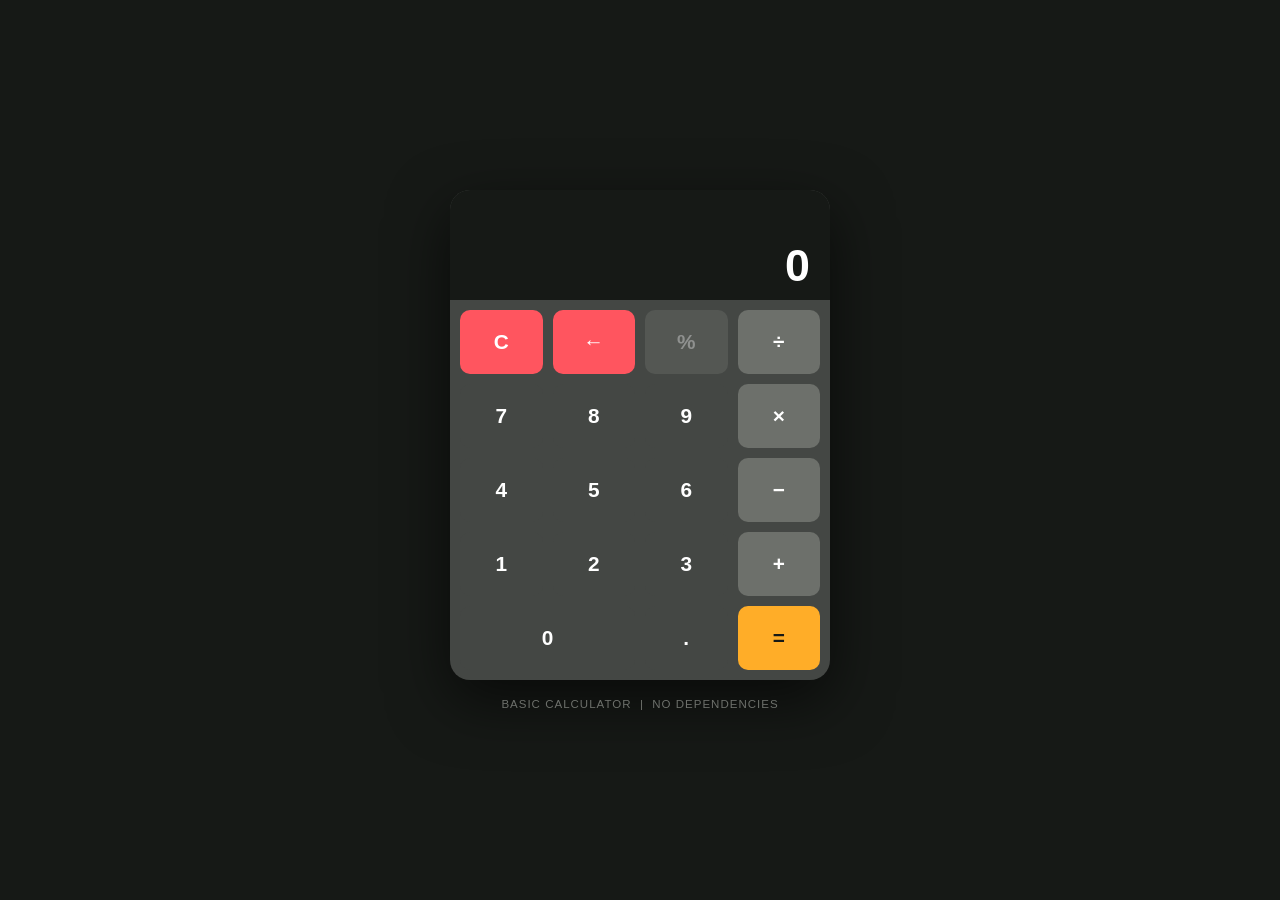
<file: index.html>
<!DOCTYPE html>
<html lang="en">
<head>
  <meta charset="UTF-8" />
  <meta name="viewport" content="width=device-width, initial-scale=1.0" />
  <!--
    Fix #1 (A05 – CSP): tightened default-src from 'self' to 'none';
    added base-uri 'none' and form-action 'none' to block base-tag
    injection and form hijacking. unsafe-inline retained for single-file
    architecture; see issue #7 for the file-split approach that eliminates it.
  -->
  <meta http-equiv="Content-Security-Policy"
        content="default-src 'none'; style-src 'unsafe-inline'; script-src 'unsafe-inline'; base-uri 'none'; form-action 'none';" />
  <title>Basic Calculator</title>

  <style>
    /* Fix #6 (A04): all hex colours standardised to 6-digit lowercase */
    *, *::before, *::after { box-sizing: border-box; margin: 0; padding: 0; }

    :root {
      --midnight:   #161916;
      --fl01:       #444744;
      --fl02:       #6d706b;
      --fl03:       #adb1ac;
      --white:      #ffffff;
      --cream:      #fff2df;
      --gold:       #ffad28;
      --coral:      #ff555f;
      --btn-radius: 10px;
      --gap:        10px;
    }

    body {
      min-height: 100vh;
      display: flex;
      flex-direction: column;
      align-items: center;
      justify-content: center;
      background-color: var(--midnight);
      font-family: 'Segoe UI', Calibri, Arial, sans-serif;
      padding: 16px;
    }

    .calculator {
      width: 100%;
      max-width: 360px;
      background: var(--fl01);
      border-radius: 20px;
      box-shadow: 0 20px 60px rgba(0, 0, 0, 0.6);
      overflow: hidden;
      user-select: none;
    }

    .display {
      background: var(--midnight);
      padding: 20px 20px 12px;
      text-align: right;
      min-height: 110px;
      display: flex;
      flex-direction: column;
      justify-content: flex-end;
    }

    .display__expression {
      font-size: 0.85rem;
      color: var(--fl03);
      min-height: 22px;
      word-break: break-all;
      margin-bottom: 6px;
      letter-spacing: 0.5px;
    }

    .display__current {
      font-size: 2.8rem;
      font-weight: 700;
      color: var(--white);
      word-break: break-all;
      line-height: 1;
      transition: font-size 0.1s ease;
    }

    .display__current.shrink { font-size: 1.9rem; }
    .display__current.error  { color: var(--coral); font-size: 1.6rem; }

    .btn-grid {
      display: grid;
      grid-template-columns: repeat(4, 1fr);
      gap: var(--gap);
      padding: var(--gap);
    }

    .btn {
      border: none;
      border-radius: var(--btn-radius);
      font-size: 1.3rem;
      font-weight: 600;
      cursor: pointer;
      padding: 18px 10px;
      transition: background 0.15s ease, transform 0.1s ease, box-shadow 0.1s ease;
      /* Fix #5 (A05): removed outline:none — :focus-visible handles the focus ring */
      position: relative;
    }

    /* Fix #5 (A05): use outline (not box-shadow) — respected by Windows High Contrast */
    .btn:focus-visible {
      outline: 3px solid var(--gold);
      outline-offset: 2px;
    }

    .btn:active { transform: scale(0.93); }

    /* Fix #4 (A04): added .flash CSS rule so flashButton() has visual effect */
    .btn.flash {
      transform: scale(0.93);
      background-color: var(--gold) !important;
      color: var(--midnight) !important;
      transition: none;
    }

    .btn--digit { background: var(--fl01); color: var(--white); }
    .btn--digit:hover { background: #555855; }
    .btn--zero  { grid-column: span 2; }

    .btn--operator { background: var(--fl02); color: var(--white); }
    .btn--operator:hover  { background: #858885; }
    .btn--operator.active { background: var(--gold); color: var(--midnight); }

    /* Fix #2 (A05): disabled % button styled to show it is unavailable */
    .btn--operator:disabled { opacity: 0.4; cursor: not-allowed; }
    .btn--operator:disabled:hover { background: var(--fl02); }

    .btn--clear   { background: var(--coral); color: var(--white); }
    .btn--clear:hover { background: #ff7f87; }
    .btn--equals  { background: var(--gold);  color: var(--midnight); }
    .btn--equals:hover { background: #ffc048; }
    .btn--decimal { background: var(--fl01);  color: var(--white); }
    .btn--decimal:hover { background: #555855; }

    .brand {
      margin-top: 18px;
      font-size: 0.72rem;
      color: var(--fl02);
      letter-spacing: 1px;
      text-transform: uppercase;
    }

    @media (max-width: 400px) {
      .calculator { max-width: 100%; }
      .btn { padding: 15px 8px; font-size: 1.15rem; }
      .display__current { font-size: 2.2rem; }
      .display__current.shrink { font-size: 1.6rem; }
    }
    @media (min-width: 600px) {
      .calculator { max-width: 380px; }
      .btn { padding: 20px 10px; }
    }
  </style>
</head>
<body>

  <div class="calculator" role="main" aria-label="Basic Calculator">
    <div class="display" aria-live="polite" aria-atomic="true">
      <div class="display__expression" id="expression" aria-label="Expression"></div>
      <div class="display__current"    id="current"    aria-label="Current value">0</div>
    </div>

    <div class="btn-grid" role="group" aria-label="Calculator buttons">
      <button class="btn btn--clear"    id="btn-clear"     aria-label="Clear"     data-action="clear">C</button>
      <button class="btn btn--clear"    id="btn-backspace" aria-label="Backspace" data-action="backspace">&#8592;</button>
      <!-- Fix #2 (A05): button disabled; aria-label no longer exposes impl status -->
      <button class="btn btn--operator" aria-label="Percent (unavailable)" data-action="noop" disabled>%</button>
      <button class="btn btn--operator" aria-label="Divide"    data-action="operator" data-value="/">&divide;</button>

      <button class="btn btn--digit" aria-label="7" data-action="digit" data-value="7">7</button>
      <button class="btn btn--digit" aria-label="8" data-action="digit" data-value="8">8</button>
      <button class="btn btn--digit" aria-label="9" data-action="digit" data-value="9">9</button>
      <button class="btn btn--operator" aria-label="Multiply" data-action="operator" data-value="*">&times;</button>

      <button class="btn btn--digit" aria-label="4" data-action="digit" data-value="4">4</button>
      <button class="btn btn--digit" aria-label="5" data-action="digit" data-value="5">5</button>
      <button class="btn btn--digit" aria-label="6" data-action="digit" data-value="6">6</button>
      <button class="btn btn--operator" aria-label="Subtract" data-action="operator" data-value="-">&minus;</button>

      <button class="btn btn--digit" aria-label="1" data-action="digit" data-value="1">1</button>
      <button class="btn btn--digit" aria-label="2" data-action="digit" data-value="2">2</button>
      <button class="btn btn--digit" aria-label="3" data-action="digit" data-value="3">3</button>
      <button class="btn btn--operator" aria-label="Add"      data-action="operator" data-value="+">+</button>

      <button class="btn btn--digit btn--zero" aria-label="0" data-action="digit" data-value="0">0</button>
      <button class="btn btn--decimal" aria-label="Decimal point" data-action="decimal">.</button>
      <button class="btn btn--equals"  aria-label="Equals"       data-action="equals">=</button>
    </div>
  </div>

  <p class="brand">Basic Calculator &nbsp;|&nbsp; No dependencies</p>

  <script>
    'use strict';

    // Fix #6 (A04): named constants replace magic numbers
    const MAX_OPERAND_LENGTH = 15;  // max digits to prevent display overflow
    const FLASH_DURATION_MS  = 120; // keyboard button flash animation duration

    // Fix #6 (A04): single OP_SYMBOLS lookup — was duplicated in two functions
    const OP_SYMBOLS = { '+': '+', '-': '\u2212', '*': '\u00d7', '/': '\u00f7' };

    // Fix #3 (A04): all state + methods encapsulated in Calculator class
    // (previously: 4 global let variables + 8 global functions)
    class Calculator {
      constructor(displayCurrentEl, displayExpressionEl, operatorBtns) {
        this.displayCurrent    = displayCurrentEl;
        this.displayExpression = displayExpressionEl;
        this.operatorButtons   = operatorBtns; // cached NodeList — no re-query on each press
        this.currentOperand    = '0';
        this.previousOperand   = '';
        this.operator          = null;
        this.shouldReset       = false;
      }

      // Safe arithmetic engine — no eval(), no Function()
      calculate(prev, curr, op) {
        switch (op) {
          case '+': return prev + curr;
          case '-': return prev - curr;
          case '*': return prev * curr;
          case '/':
            if (curr === 0) return NaN;
            return prev / curr;
          default: return curr;
        }
      }

      formatNumber(num) {
        if (!isFinite(num) || isNaN(num)) return 'Error';
        const abs = Math.abs(num);
        if (abs !== 0 && (abs >= 1e10 || abs < 1e-7)) return num.toExponential(4);
        return parseFloat(num.toPrecision(10)).toString();
      }

      updateDisplay(value, isError) {
        this.displayCurrent.textContent = value;
        this.displayCurrent.classList.toggle('error',  !!isError);
        this.displayCurrent.classList.toggle('shrink', value.length > 10);
      }

      updateExpression() {
        if (this.operator && this.previousOperand !== '') {
          const sym = OP_SYMBOLS[this.operator] || this.operator;
          this.displayExpression.textContent = `${this.previousOperand} ${sym}`;
        } else {
          this.displayExpression.textContent = '';
        }
      }

      highlightOperator(op) {
        this.operatorButtons.forEach(btn =>
          btn.classList.toggle('active', btn.dataset.value === op)
        );
      }

      evaluateExpression(finalise) {
        if (this.operator === null || this.previousOperand === '') return false;
        const rightStr = (this.currentOperand !== '' && !this.shouldReset)
          ? this.currentOperand : this.previousOperand;
        const prev = parseFloat(this.previousOperand);
        const curr = parseFloat(rightStr);
        if (isNaN(prev) || isNaN(curr)) { this.updateDisplay('Error', true); this.resetState(); return false; }
        if (this.operator === '/' && curr === 0) {
          this.updateDisplay('Error', true);
          this.displayExpression.textContent = `${this.previousOperand} ${OP_SYMBOLS['/']} 0 =`;
          this.resetState(); return false;
        }
        const result = this.calculate(prev, curr, this.operator);
        if (!isFinite(result)) { this.updateDisplay('Error', true); this.resetState(); return false; }
        const formatted = this.formatNumber(result);
        const sym = OP_SYMBOLS[this.operator] || this.operator;
        this.displayExpression.textContent = `${this.previousOperand} ${sym} ${rightStr} =`;
        this.updateDisplay(formatted);
        this.currentOperand = formatted;
        this.previousOperand = formatted;
        if (finalise) { this.operator = null; this.shouldReset = true; this.highlightOperator(null); }
        return true;
      }

      handleDigit(digit) {
        if (this.shouldReset) { this.currentOperand = ''; this.shouldReset = false; }
        if (this.currentOperand === '0' && digit !== '.') {
          this.currentOperand = digit;
        } else {
          if (this.currentOperand.length >= MAX_OPERAND_LENGTH) return;
          this.currentOperand += digit;
        }
        this.updateDisplay(this.currentOperand);
        this.updateExpression();
      }

      handleDecimal() {
        if (this.shouldReset) { this.currentOperand = '0'; this.shouldReset = false; }
        if (this.currentOperand.includes('.')) return;
        if (this.currentOperand === '') this.currentOperand = '0';
        this.currentOperand += '.';
        this.updateDisplay(this.currentOperand);
      }

      handleOperator(op) {
        if (this.currentOperand === '' && this.previousOperand === '') return;
        if (this.operator !== null && this.currentOperand !== '' && !this.shouldReset) {
          this.evaluateExpression(false);
        }
        if (this.displayCurrent.classList.contains('error')) return;
        if (this.currentOperand !== '') this.previousOperand = this.currentOperand;
        this.operator    = op;
        this.shouldReset = true;
        this.highlightOperator(op);
        this.updateExpression();
      }

      handleEquals()   { this.evaluateExpression(true); }

      handleClear()    { this.resetState(); this.updateDisplay('0'); this.displayExpression.textContent = ''; }

      handleBackspace() {
        if (this.shouldReset || this.displayCurrent.classList.contains('error')) { this.handleClear(); return; }
        this.currentOperand = this.currentOperand.length <= 1 ? '0' : this.currentOperand.slice(0, -1);
        this.updateDisplay(this.currentOperand);
      }

      resetState() {
        this.currentOperand = ''; this.previousOperand = '';
        this.operator = null; this.shouldReset = false;
        this.highlightOperator(null);
      }
    }

    const calc = new Calculator(
      document.getElementById('current'),
      document.getElementById('expression'),
      document.querySelectorAll('.btn--operator')
    );

    document.querySelector('.btn-grid').addEventListener('click', function (e) {
      const btn = e.target.closest('.btn');
      if (!btn || btn.disabled) return;
      const { action, value } = btn.dataset;
      switch (action) {
        case 'digit':     calc.handleDigit(value);    break;
        case 'operator':  calc.handleOperator(value); break;
        case 'equals':    calc.handleEquals();        break;
        case 'decimal':   calc.handleDecimal();       break;
        case 'clear':     calc.handleClear();         break;
        case 'backspace': calc.handleBackspace();     break;
      }
    });

    document.addEventListener('keydown', function (e) {
      const k = e.key;
      if (/^[0-9]$/.test(k))                { e.preventDefault(); calc.handleDigit(k);    flashButton(`[data-value="${k}"][data-action="digit"]`);    return; }
      if (['+','-','*','/'].includes(k))     { e.preventDefault(); calc.handleOperator(k); flashButton(`[data-value="${k}"][data-action="operator"]`); return; }
      if (k === '.' || k === ',')            { e.preventDefault(); calc.handleDecimal();   flashButton('[data-action="decimal"]');                        return; }
      if (k === 'Enter' || k === '=')        { e.preventDefault(); calc.handleEquals();    flashButton('[data-action="equals"]');                         return; }
      if (k === 'Backspace')                 { e.preventDefault(); calc.handleBackspace(); flashButton('[data-action="backspace"]');                      return; }
      if (k === 'Escape' || k === 'Delete')  { e.preventDefault(); calc.handleClear();     flashButton('[data-action="clear"]');                          return; }
    });

    // Fix #4 (A04): .flash CSS rule now exists — this function has visual effect
    // Fix #6 (A04): uses named constant FLASH_DURATION_MS instead of magic 120
    function flashButton(selector) {
      const btn = document.querySelector(selector);
      if (!btn) return;
      btn.classList.add('flash');
      setTimeout(() => btn.classList.remove('flash'), FLASH_DURATION_MS);
    }
  </script>
</body>
</html>
</file>
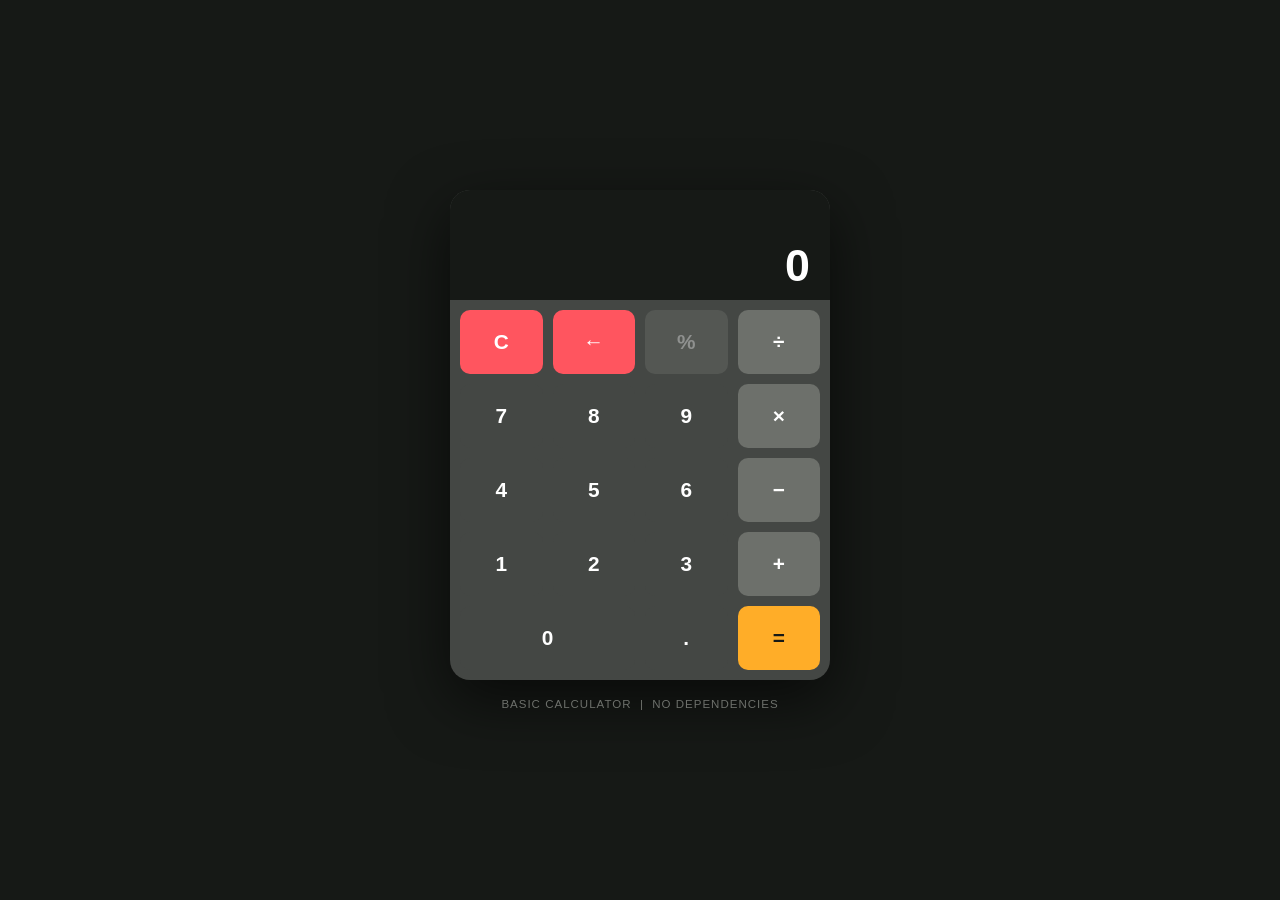
<file: calculator/index.html>
<!DOCTYPE html>
<html lang="en">
<head>
  <meta charset="UTF-8" />
  <meta name="viewport" content="width=device-width, initial-scale=1.0" />
  <!--
    Fix #7 (A05 – CSP): CSS and JS are now in separate files.
    This allows a strict server-side CSP with no unsafe-inline:
      Content-Security-Policy: default-src 'none'; script-src 'self';
        style-src 'self'; base-uri 'none'; form-action 'none';
    See _headers (Netlify/Cloudflare) or nginx.conf for deployment config.
  -->
  <link rel="stylesheet" href="calculator.css" />
  <title>Basic Calculator</title>
</head>
<body>

  <div class="calculator" role="main" aria-label="Basic Calculator">
    <div class="display" aria-live="polite" aria-atomic="true">
      <div class="display__expression" id="expression" aria-label="Expression"></div>
      <div class="display__current"    id="current"    aria-label="Current value">0</div>
    </div>

    <div class="btn-grid" role="group" aria-label="Calculator buttons">
      <button class="btn btn--clear"    id="btn-clear"     aria-label="Clear"               data-action="clear">C</button>
      <button class="btn btn--clear"    id="btn-backspace" aria-label="Backspace"            data-action="backspace">&#8592;</button>
      <button class="btn btn--operator" aria-label="Percent (unavailable)"                   data-action="noop" disabled>%</button>
      <button class="btn btn--operator" aria-label="Divide"    data-action="operator" data-value="/">&divide;</button>

      <button class="btn btn--digit" aria-label="7" data-action="digit" data-value="7">7</button>
      <button class="btn btn--digit" aria-label="8" data-action="digit" data-value="8">8</button>
      <button class="btn btn--digit" aria-label="9" data-action="digit" data-value="9">9</button>
      <button class="btn btn--operator" aria-label="Multiply" data-action="operator" data-value="*">&times;</button>

      <button class="btn btn--digit" aria-label="4" data-action="digit" data-value="4">4</button>
      <button class="btn btn--digit" aria-label="5" data-action="digit" data-value="5">5</button>
      <button class="btn btn--digit" aria-label="6" data-action="digit" data-value="6">6</button>
      <button class="btn btn--operator" aria-label="Subtract" data-action="operator" data-value="-">&minus;</button>

      <button class="btn btn--digit" aria-label="1" data-action="digit" data-value="1">1</button>
      <button class="btn btn--digit" aria-label="2" data-action="digit" data-value="2">2</button>
      <button class="btn btn--digit" aria-label="3" data-action="digit" data-value="3">3</button>
      <button class="btn btn--operator" aria-label="Add" data-action="operator" data-value="+">+</button>

      <button class="btn btn--digit btn--zero" aria-label="0" data-action="digit" data-value="0">0</button>
      <button class="btn btn--decimal" aria-label="Decimal point" data-action="decimal">.</button>
      <button class="btn btn--equals"  aria-label="Equals"       data-action="equals">=</button>
    </div>
  </div>

  <p class="brand">Basic Calculator &nbsp;|&nbsp; No dependencies</p>

  <script src="calculator.js"></script>
</body>
</html>
</file>
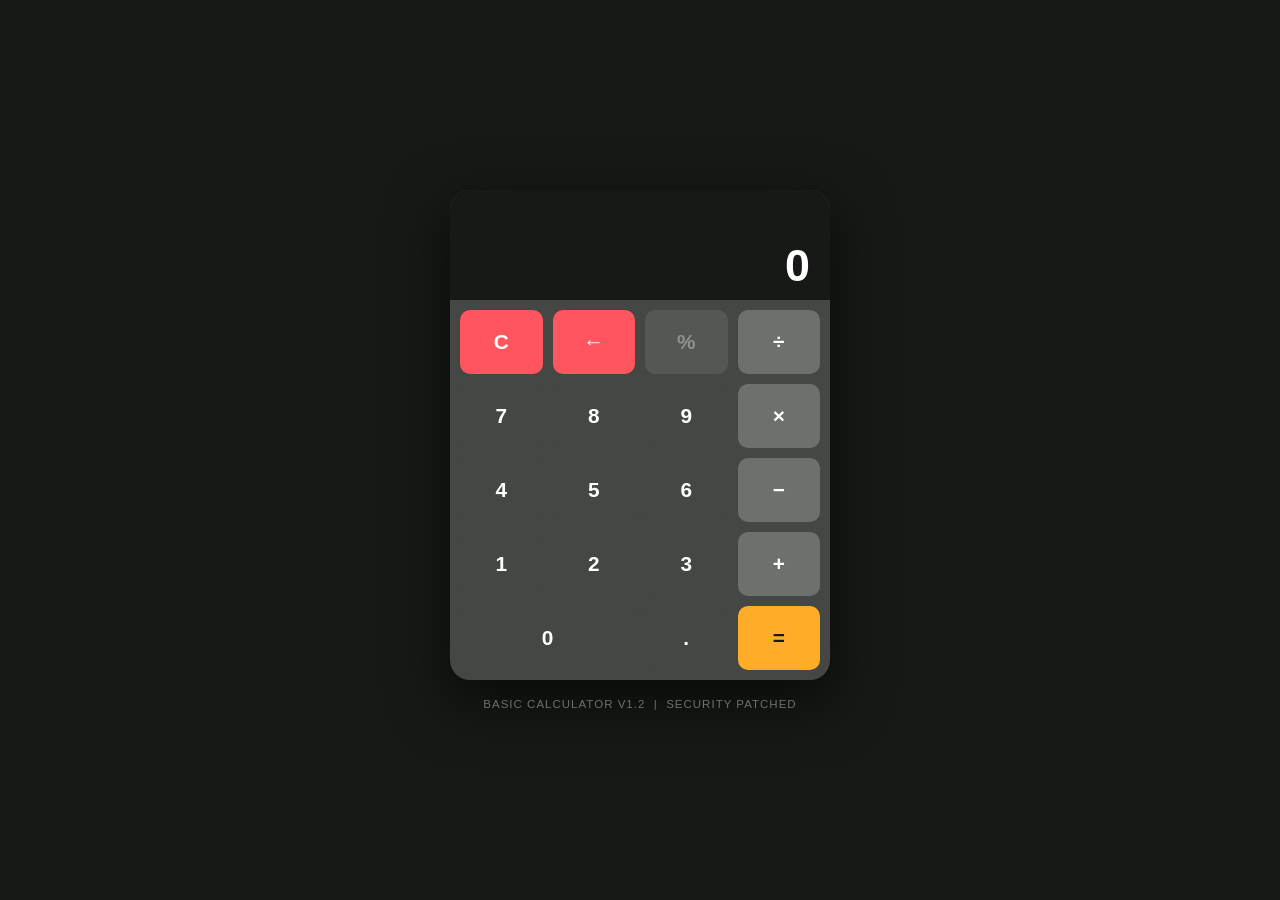
<file: index_fixed.html>
<!DOCTYPE html>
<html lang="en">
<head>
  <meta charset="UTF-8" />
  <meta name="viewport" content="width=device-width, initial-scale=1.0" />
  <!--
    SECURITY FIX [SEC-001]: CSP tightened.
    default-src 'none'; base-uri 'none'; form-action 'none'.
    For server deployment, replace this meta tag with a server-side
    Content-Security-Policy header using a nonce:
      Content-Security-Policy: default-src 'none'; script-src 'nonce-{RANDOM}'; style-src 'nonce-{RANDOM}'; base-uri 'none'; form-action 'none';
    Or use the split-file approach in calculator/ (no unsafe-inline needed).
  -->
  <meta http-equiv="Content-Security-Policy"
        content="default-src 'none'; style-src 'unsafe-inline'; script-src 'unsafe-inline'; base-uri 'none'; form-action 'none';" />
  <title>Basic Calculator (v1.2)</title>

  <style>
    /* Hex colours: 6-digit lowercase throughout */
    *, *::before, *::after { box-sizing: border-box; margin: 0; padding: 0; }

    :root {
      --midnight:   #161916;
      --fl01:       #444744;
      --fl02:       #6d706b;
      --fl03:       #adb1ac;
      --white:      #ffffff;
      --cream:      #fff2df;
      --gold:       #ffad28;
      --coral:      #ff555f;
      --btn-radius: 10px;
      --gap:        10px;
    }

    body {
      min-height: 100vh;
      display: flex;
      flex-direction: column;
      align-items: center;
      justify-content: center;
      background-color: var(--midnight);
      font-family: 'Segoe UI', Calibri, Arial, sans-serif;
      padding: 16px;
    }

    .calculator {
      width: 100%;
      max-width: 360px;
      background: var(--fl01);
      border-radius: 20px;
      box-shadow: 0 20px 60px rgba(0, 0, 0, 0.6);
      overflow: hidden;
      user-select: none;
    }

    .display {
      background: var(--midnight);
      padding: 20px 20px 12px;
      text-align: right;
      min-height: 110px;
      display: flex;
      flex-direction: column;
      justify-content: flex-end;
    }

    .display__expression {
      font-size: 0.85rem;
      color: var(--fl03);
      min-height: 22px;
      word-break: break-all;
      margin-bottom: 6px;
      letter-spacing: 0.5px;
    }

    .display__current {
      font-size: 2.8rem;
      font-weight: 700;
      color: var(--white);
      word-break: break-all;
      line-height: 1;
      transition: font-size 0.1s ease;
    }
    .display__current.shrink { font-size: 1.9rem; }
    .display__current.error  { color: var(--coral); font-size: 1.6rem; }

    .btn-grid {
      display: grid;
      grid-template-columns: repeat(4, 1fr);
      gap: var(--gap);
      padding: var(--gap);
    }

    .btn {
      border: none;
      border-radius: var(--btn-radius);
      font-size: 1.3rem;
      font-weight: 600;
      cursor: pointer;
      padding: 18px 10px;
      transition: background 0.15s ease, transform 0.1s ease;
      position: relative;
    }
    .btn:focus-visible { outline: 3px solid var(--gold); outline-offset: 2px; }
    .btn:active        { transform: scale(0.93); }
    .btn.flash {
      transform: scale(0.93);
      background-color: var(--gold) !important;
      color: var(--midnight) !important;
      transition: none;
    }

    .btn--digit   { background: var(--fl01); color: var(--white); }
    .btn--digit:hover { background: #555855; }
    .btn--zero    { grid-column: span 2; }

    .btn--operator { background: var(--fl02); color: var(--white); }
    .btn--operator:hover  { background: #858885; }
    .btn--operator.active { background: var(--gold); color: var(--midnight); }
    .btn--operator:disabled       { opacity: 0.4; cursor: not-allowed; }
    .btn--operator:disabled:hover { background: var(--fl02); }

    .btn--clear   { background: var(--coral); color: var(--white); }
    .btn--clear:hover { background: #ff7f87; }
    .btn--equals  { background: var(--gold);  color: var(--midnight); }
    .btn--equals:hover { background: #ffc048; }
    .btn--decimal { background: var(--fl01);  color: var(--white); }
    .btn--decimal:hover { background: #555855; }

    .brand {
      margin-top: 18px;
      font-size: 0.72rem;
      color: var(--fl02);
      letter-spacing: 1px;
      text-transform: uppercase;
    }

    @media (max-width: 400px) {
      .calculator { max-width: 100%; }
      .btn { padding: 15px 8px; font-size: 1.15rem; }
      .display__current { font-size: 2.2rem; }
      .display__current.shrink { font-size: 1.6rem; }
    }
    @media (min-width: 600px) {
      .calculator { max-width: 380px; }
      .btn { padding: 20px 10px; }
    }
  </style>
</head>
<body>

  <div class="calculator" role="main" aria-label="Basic Calculator">
    <div class="display" aria-live="polite" aria-atomic="true">
      <div class="display__expression" id="expression" aria-label="Expression"></div>
      <div class="display__current"    id="current"    aria-label="Current value">0</div>
    </div>

    <div class="btn-grid" role="group" aria-label="Calculator buttons">
      <button class="btn btn--clear"    id="btn-clear"     aria-label="Clear"               data-action="clear">C</button>
      <button class="btn btn--clear"    id="btn-backspace" aria-label="Backspace"            data-action="backspace">&#8592;</button>
      <button class="btn btn--operator" aria-label="Percent (unavailable)"                   data-action="noop" disabled>%</button>
      <button class="btn btn--operator" aria-label="Divide"    data-action="operator" data-value="/">&divide;</button>

      <button class="btn btn--digit" aria-label="7" data-action="digit" data-value="7">7</button>
      <button class="btn btn--digit" aria-label="8" data-action="digit" data-value="8">8</button>
      <button class="btn btn--digit" aria-label="9" data-action="digit" data-value="9">9</button>
      <button class="btn btn--operator" aria-label="Multiply" data-action="operator" data-value="*">&times;</button>

      <button class="btn btn--digit" aria-label="4" data-action="digit" data-value="4">4</button>
      <button class="btn btn--digit" aria-label="5" data-action="digit" data-value="5">5</button>
      <button class="btn btn--digit" aria-label="6" data-action="digit" data-value="6">6</button>
      <button class="btn btn--operator" aria-label="Subtract" data-action="operator" data-value="-">&minus;</button>

      <button class="btn btn--digit" aria-label="1" data-action="digit" data-value="1">1</button>
      <button class="btn btn--digit" aria-label="2" data-action="digit" data-value="2">2</button>
      <button class="btn btn--digit" aria-label="3" data-action="digit" data-value="3">3</button>
      <button class="btn btn--operator" aria-label="Add" data-action="operator" data-value="+">+</button>

      <button class="btn btn--digit btn--zero" aria-label="0" data-action="digit" data-value="0">0</button>
      <button class="btn btn--decimal" aria-label="Decimal point" data-action="decimal">.</button>
      <button class="btn btn--equals"  aria-label="Equals"       data-action="equals">=</button>
    </div>
  </div>

  <p class="brand">Basic Calculator v1.2 &nbsp;|&nbsp; Security Patched</p>

  <script>
    'use strict';

    // —————————————————————————————————————————————————————
    // Fix #9 (A09): Optional audit-log hook
    // Set ENABLE_AUDIT_LOG = true for enterprise/compliance deployments.
    // When false (default), auditLog() is a no-op — zero overhead.
    // —————————————————————————————————————————————————————
    const ENABLE_AUDIT_LOG = false; // ← set to true for compliance deployment

    /**
     * Structured audit-log entry.
     * When ENABLE_AUDIT_LOG is true, logs to console and optionally sends
     * to an analytics/audit endpoint via navigator.sendBeacon.
     *
     * @param {string} event  - event name e.g. 'CALC_SUCCESS', 'CALC_ERROR'
     * @param {Object} data   - structured payload (no PII — only numeric values)
     */
    function auditLog(event, data) {
      if (!ENABLE_AUDIT_LOG) return;
      const entry = {
        timestamp: new Date().toISOString(),
        event,
        data,
        // Session ID: non-persistent, regenerated each page load
        sessionId: window._calcSessionId ||
          (window._calcSessionId =
            typeof crypto.randomUUID === 'function'
              ? crypto.randomUUID()
              : Math.random().toString(36).slice(2))
      };
      console.info('[AUDIT]', JSON.stringify(entry));
      // Optionally uncomment to send to a compliance endpoint:
      // if (navigator.sendBeacon) {
      //   navigator.sendBeacon('/audit/calculator', JSON.stringify(entry));
      // }
    }

    // Named constants
    const MAX_OPERAND_LENGTH = 15;
    const FLASH_DURATION_MS  = 120;
    const OP_SYMBOLS = { '+': '+', '-': '\u2212', '*': '\u00d7', '/': '\u00f7' };

    class Calculator {
      constructor(displayCurrentEl, displayExpressionEl, operatorBtns) {
        this.displayCurrent    = displayCurrentEl;
        this.displayExpression = displayExpressionEl;
        this.operatorButtons   = operatorBtns;
        this.currentOperand    = '0';
        this.previousOperand   = '';
        this.operator          = null;
        this.shouldReset       = false;
      }

      calculate(prev, curr, op) {
        switch (op) {
          case '+': return prev + curr;
          case '-': return prev - curr;
          case '*': return prev * curr;
          case '/': if (curr === 0) return NaN; return prev / curr;
          default:  return curr;
        }
      }

      formatNumber(num) {
        if (!isFinite(num) || isNaN(num)) return 'Error';
        const abs = Math.abs(num);
        if (abs !== 0 && (abs >= 1e10 || abs < 1e-7)) return num.toExponential(4);
        return parseFloat(num.toPrecision(10)).toString();
      }

      updateDisplay(value, isError) {
        this.displayCurrent.textContent = value;
        this.displayCurrent.classList.toggle('error',  !!isError);
        this.displayCurrent.classList.toggle('shrink', value.length > 10);
      }

      updateExpression() {
        if (this.operator && this.previousOperand !== '') {
          const sym = OP_SYMBOLS[this.operator] || this.operator;
          this.displayExpression.textContent = `${this.previousOperand} ${sym}`;
        } else {
          this.displayExpression.textContent = '';
        }
      }

      highlightOperator(op) {
        this.operatorButtons.forEach(btn =>
          btn.classList.toggle('active', btn.dataset.value === op)
        );
      }

      evaluateExpression(finalise) {
        if (this.operator === null || this.previousOperand === '') return false;
        const rightStr = (this.currentOperand !== '' && !this.shouldReset)
          ? this.currentOperand : this.previousOperand;
        const prev = parseFloat(this.previousOperand);
        const curr = parseFloat(rightStr);

        if (isNaN(prev) || isNaN(curr)) {
          // Fix #9: audit-log parse error
          auditLog('CALC_ERROR', { reason: 'NaN_operand', prev: this.previousOperand, curr: rightStr });
          this.updateDisplay('Error', true);
          this.resetState();
          return false;
        }
        if (this.operator === '/' && curr === 0) {
          // Fix #9: audit-log division by zero
          auditLog('CALC_ERROR', { reason: 'division_by_zero', prev, operator: '/' });
          this.updateDisplay('Error', true);
          this.displayExpression.textContent = `${this.previousOperand} ${OP_SYMBOLS['/']} 0 =`;
          this.resetState();
          return false;
        }

        const result = this.calculate(prev, curr, this.operator);

        if (!isFinite(result)) {
          // Fix #9: audit-log overflow
          auditLog('CALC_ERROR', { reason: 'overflow', prev, curr, operator: this.operator });
          this.updateDisplay('Error', true);
          this.resetState();
          return false;
        }

        const formatted = this.formatNumber(result);
        const sym = OP_SYMBOLS[this.operator] || this.operator;
        this.displayExpression.textContent = `${this.previousOperand} ${sym} ${rightStr} =`;
        this.updateDisplay(formatted);

        // Fix #9: audit-log successful calculation
        auditLog('CALC_SUCCESS', {
          expression: `${prev} ${this.operator} ${curr}`,
          result: formatted
        });

        this.currentOperand  = formatted;
        this.previousOperand = formatted;
        if (finalise) { this.operator = null; this.shouldReset = true; this.highlightOperator(null); }
        return true;
      }

      handleDigit(digit) {
        if (this.shouldReset) { this.currentOperand = ''; this.shouldReset = false; }
        if (this.currentOperand === '0' && digit !== '.') {
          this.currentOperand = digit;
        } else {
          if (this.currentOperand.length >= MAX_OPERAND_LENGTH) return;
          this.currentOperand += digit;
        }
        this.updateDisplay(this.currentOperand);
        this.updateExpression();
      }

      handleDecimal() {
        if (this.shouldReset) { this.currentOperand = '0'; this.shouldReset = false; }
        if (this.currentOperand.includes('.')) return;
        if (this.currentOperand === '') this.currentOperand = '0';
        this.currentOperand += '.';
        this.updateDisplay(this.currentOperand);
      }

      handleOperator(op) {
        if (this.currentOperand === '' && this.previousOperand === '') return;
        if (this.operator !== null && this.currentOperand !== '' && !this.shouldReset) {
          this.evaluateExpression(false);
        }
        if (this.displayCurrent.classList.contains('error')) return;
        if (this.currentOperand !== '') this.previousOperand = this.currentOperand;
        this.operator    = op;
        this.shouldReset = true;
        this.highlightOperator(op);
        this.updateExpression();
      }

      handleEquals()    { this.evaluateExpression(true); }

      handleClear()     {
        this.resetState();
        this.updateDisplay('0');
        this.displayExpression.textContent = '';
      }

      handleBackspace() {
        if (this.shouldReset || this.displayCurrent.classList.contains('error')) { this.handleClear(); return; }
        this.currentOperand = this.currentOperand.length <= 1 ? '0' : this.currentOperand.slice(0, -1);
        this.updateDisplay(this.currentOperand);
      }

      resetState() {
        this.currentOperand = ''; this.previousOperand = '';
        this.operator = null; this.shouldReset = false;
        this.highlightOperator(null);
      }
    }

    const calc = new Calculator(
      document.getElementById('current'),
      document.getElementById('expression'),
      document.querySelectorAll('.btn--operator')
    );

    document.querySelector('.btn-grid').addEventListener('click', function (e) {
      const btn = e.target.closest('.btn');
      if (!btn || btn.disabled) return;
      const { action, value } = btn.dataset;
      switch (action) {
        case 'digit':     calc.handleDigit(value);    break;
        case 'operator':  calc.handleOperator(value); break;
        case 'equals':    calc.handleEquals();        break;
        case 'decimal':   calc.handleDecimal();       break;
        case 'clear':     calc.handleClear();         break;
        case 'backspace': calc.handleBackspace();     break;
      }
    });

    document.addEventListener('keydown', function (e) {
      const k = e.key;
      if (/^[0-9]$/.test(k))               { e.preventDefault(); calc.handleDigit(k);    flashButton(`[data-value="${k}"][data-action="digit"]`);    return; }
      if (['+','-','*','/'].includes(k))    { e.preventDefault(); calc.handleOperator(k); flashButton(`[data-value="${k}"][data-action="operator"]`); return; }
      if (k === '.' || k === ',')           { e.preventDefault(); calc.handleDecimal();   flashButton('[data-action="decimal"]');                        return; }
      if (k === 'Enter' || k === '=')       { e.preventDefault(); calc.handleEquals();    flashButton('[data-action="equals"]');                         return; }
      if (k === 'Backspace')                { e.preventDefault(); calc.handleBackspace(); flashButton('[data-action="backspace"]');                      return; }
      if (k === 'Escape' || k === 'Delete') { e.preventDefault(); calc.handleClear();     flashButton('[data-action="clear"]');                          return; }
    });

    function flashButton(selector) {
      const btn = document.querySelector(selector);
      if (!btn) return;
      btn.classList.add('flash');
      setTimeout(() => btn.classList.remove('flash'), FLASH_DURATION_MS);
    }
  </script>
</body>
</html>
</file>
<file: calculator/calculator.css>
/*
 * calculator.css
 * Basic Calculator — all visual styles
 * Separated from HTML to allow strict CSP (style-src 'self'; no unsafe-inline)
 */

*, *::before, *::after { box-sizing: border-box; margin: 0; padding: 0; }

:root {
  --midnight:   #161916;
  --fl01:       #444744;
  --fl02:       #6d706b;
  --fl03:       #adb1ac;
  --white:      #ffffff;
  --cream:      #fff2df;
  --gold:       #ffad28;
  --coral:      #ff555f;
  --btn-radius: 10px;
  --gap:        10px;
}

body {
  min-height: 100vh;
  display: flex;
  flex-direction: column;
  align-items: center;
  justify-content: center;
  background-color: var(--midnight);
  font-family: 'Segoe UI', Calibri, Arial, sans-serif;
  padding: 16px;
}

.calculator {
  width: 100%;
  max-width: 360px;
  background: var(--fl01);
  border-radius: 20px;
  box-shadow: 0 20px 60px rgba(0, 0, 0, 0.6);
  overflow: hidden;
  user-select: none;
}

/* Display */
.display {
  background: var(--midnight);
  padding: 20px 20px 12px;
  text-align: right;
  min-height: 110px;
  display: flex;
  flex-direction: column;
  justify-content: flex-end;
}

.display__expression {
  font-size: 0.85rem;
  color: var(--fl03);
  min-height: 22px;
  word-break: break-all;
  margin-bottom: 6px;
  letter-spacing: 0.5px;
}

.display__current {
  font-size: 2.8rem;
  font-weight: 700;
  color: var(--white);
  word-break: break-all;
  line-height: 1;
  transition: font-size 0.1s ease;
}
.display__current.shrink { font-size: 1.9rem; }
.display__current.error  { color: var(--coral); font-size: 1.6rem; }

/* Button Grid */
.btn-grid {
  display: grid;
  grid-template-columns: repeat(4, 1fr);
  gap: var(--gap);
  padding: var(--gap);
}

.btn {
  border: none;
  border-radius: var(--btn-radius);
  font-size: 1.3rem;
  font-weight: 600;
  cursor: pointer;
  padding: 18px 10px;
  transition: background 0.15s ease, transform 0.1s ease;
  /* No outline:none — :focus-visible handles focus ring */
  position: relative;
}

/* WCAG 2.1 AA focus indicator — outline respected by Windows High Contrast mode */
.btn:focus-visible {
  outline: 3px solid var(--gold);
  outline-offset: 2px;
}

.btn:active { transform: scale(0.93); }

/* Keyboard press flash animation */
.btn.flash {
  transform: scale(0.93);
  background-color: var(--gold) !important;
  color: var(--midnight) !important;
  transition: none;
}

/* Button variants */
.btn--digit   { background: var(--fl01); color: var(--white); }
.btn--digit:hover { background: #555855; }
.btn--zero    { grid-column: span 2; }

.btn--operator { background: var(--fl02); color: var(--white); }
.btn--operator:hover  { background: #858885; }
.btn--operator.active { background: var(--gold); color: var(--midnight); }
.btn--operator:disabled       { opacity: 0.4; cursor: not-allowed; }
.btn--operator:disabled:hover { background: var(--fl02); }

.btn--clear   { background: var(--coral); color: var(--white); }
.btn--clear:hover { background: #ff7f87; }
.btn--equals  { background: var(--gold);  color: var(--midnight); }
.btn--equals:hover { background: #ffc048; }
.btn--decimal { background: var(--fl01);  color: var(--white); }
.btn--decimal:hover { background: #555855; }

.brand {
  margin-top: 18px;
  font-size: 0.72rem;
  color: var(--fl02);
  letter-spacing: 1px;
  text-transform: uppercase;
}

@media (max-width: 400px) {
  .calculator { max-width: 100%; }
  .btn { padding: 15px 8px; font-size: 1.15rem; }
  .display__current { font-size: 2.2rem; }
  .display__current.shrink { font-size: 1.6rem; }
}
@media (min-width: 600px) {
  .calculator { max-width: 380px; }
  .btn { padding: 20px 10px; }
}
</file>
